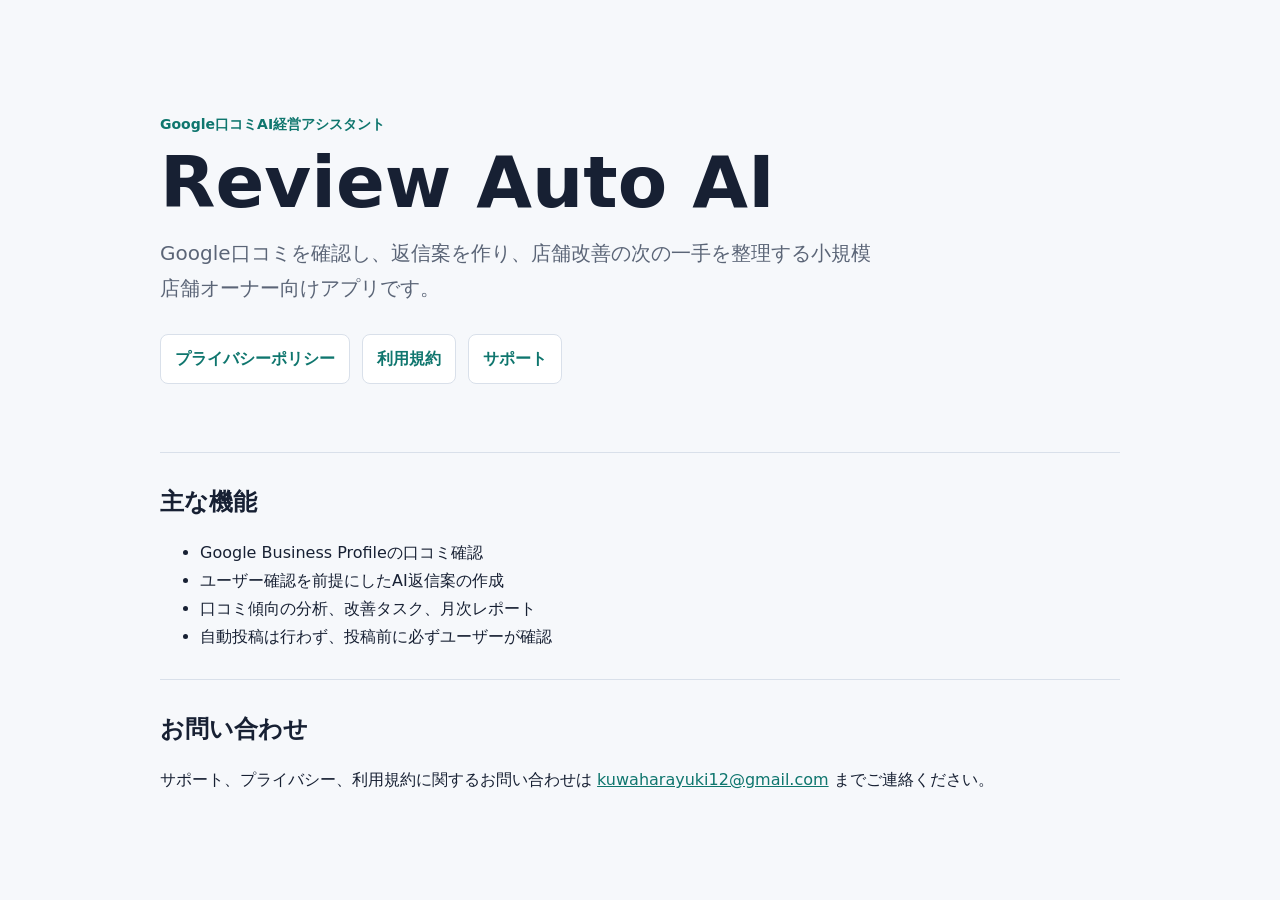
<file: index.html>
<!doctype html>
<html lang="ja">
  <head>
    <meta charset="utf-8" />
    <meta name="viewport" content="width=device-width, initial-scale=1" />
    <title>Review Auto AI</title>
    <meta
      name="description"
      content="Review Auto AIは、Google口コミの確認、返信案作成、改善タスク整理を支援する店舗オーナー向けアプリです。"
    />
    <link rel="stylesheet" href="./styles.css" />
  </head>
  <body>
    <main class="page">
      <section class="hero">
        <p class="eyebrow">Google口コミAI経営アシスタント</p>
        <h1>Review Auto AI</h1>
        <p class="lead">
          Google口コミを確認し、返信案を作り、店舗改善の次の一手を整理する小規模店舗オーナー向けアプリです。
        </p>
        <div class="links">
          <a href="./privacy.html">プライバシーポリシー</a>
          <a href="./terms.html">利用規約</a>
          <a href="./support.html">サポート</a>
        </div>
      </section>

      <section class="section">
        <h2>主な機能</h2>
        <ul>
          <li>Google Business Profileの口コミ確認</li>
          <li>ユーザー確認を前提にしたAI返信案の作成</li>
          <li>口コミ傾向の分析、改善タスク、月次レポート</li>
          <li>自動投稿は行わず、投稿前に必ずユーザーが確認</li>
        </ul>
      </section>

      <section class="section">
        <h2>お問い合わせ</h2>
        <p>
          サポート、プライバシー、利用規約に関するお問い合わせは
          <a href="mailto:kuwaharayuki12@gmail.com">kuwaharayuki12@gmail.com</a>
          までご連絡ください。
        </p>
      </section>
    </main>
  </body>
</html>
</file>
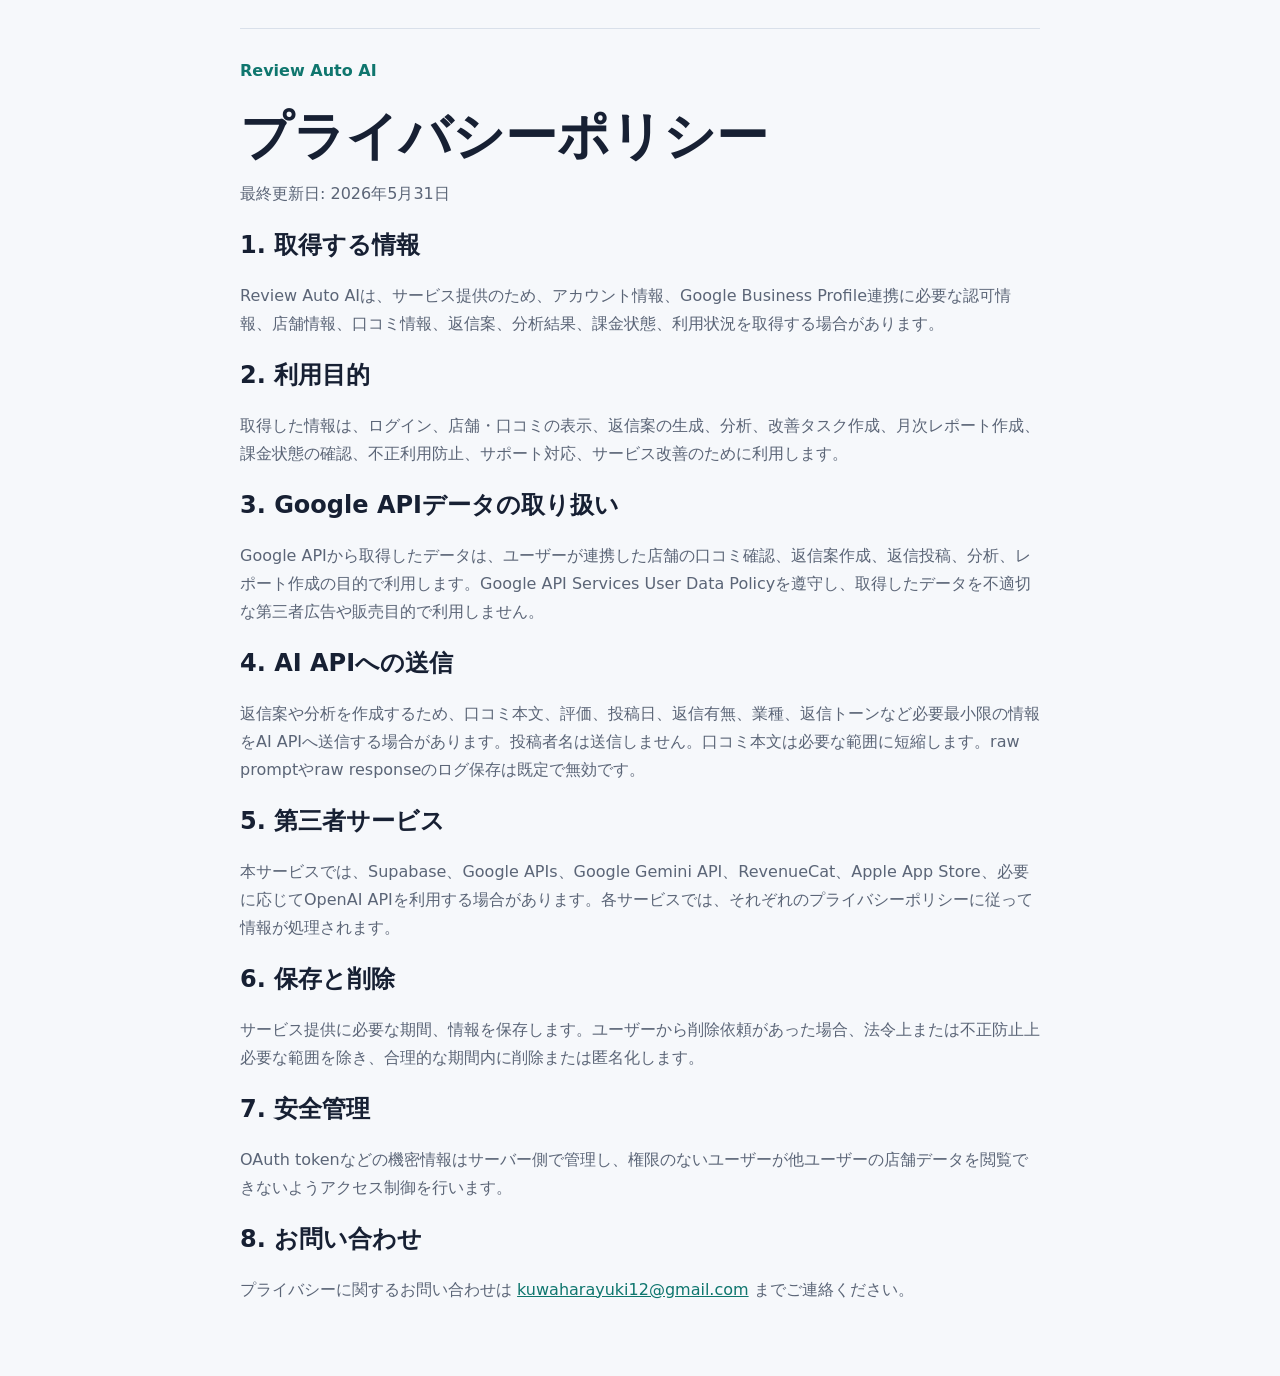
<file: privacy.html>
<!doctype html>
<html lang="ja">
  <head>
    <meta charset="utf-8" />
    <meta name="viewport" content="width=device-width, initial-scale=1" />
    <title>プライバシーポリシー | Review Auto AI</title>
    <link rel="stylesheet" href="./styles.css" />
  </head>
  <body>
    <main class="page legal">
      <a class="back" href="./index.html">Review Auto AI</a>
      <h1>プライバシーポリシー</h1>
      <p class="updated">最終更新日: 2026年5月31日</p>

      <h2>1. 取得する情報</h2>
      <p>
        Review Auto AIは、サービス提供のため、アカウント情報、Google Business Profile連携に必要な認可情報、店舗情報、口コミ情報、返信案、分析結果、課金状態、利用状況を取得する場合があります。
      </p>

      <h2>2. 利用目的</h2>
      <p>
        取得した情報は、ログイン、店舗・口コミの表示、返信案の生成、分析、改善タスク作成、月次レポート作成、課金状態の確認、不正利用防止、サポート対応、サービス改善のために利用します。
      </p>

      <h2>3. Google APIデータの取り扱い</h2>
      <p>
        Google APIから取得したデータは、ユーザーが連携した店舗の口コミ確認、返信案作成、返信投稿、分析、レポート作成の目的で利用します。Google API Services User Data Policyを遵守し、取得したデータを不適切な第三者広告や販売目的で利用しません。
      </p>

      <h2>4. AI APIへの送信</h2>
      <p>
        返信案や分析を作成するため、口コミ本文、評価、投稿日、返信有無、業種、返信トーンなど必要最小限の情報をAI APIへ送信する場合があります。投稿者名は送信しません。口コミ本文は必要な範囲に短縮します。raw promptやraw responseのログ保存は既定で無効です。
      </p>

      <h2>5. 第三者サービス</h2>
      <p>
        本サービスでは、Supabase、Google APIs、Google Gemini API、RevenueCat、Apple App Store、必要に応じてOpenAI APIを利用する場合があります。各サービスでは、それぞれのプライバシーポリシーに従って情報が処理されます。
      </p>

      <h2>6. 保存と削除</h2>
      <p>
        サービス提供に必要な期間、情報を保存します。ユーザーから削除依頼があった場合、法令上または不正防止上必要な範囲を除き、合理的な期間内に削除または匿名化します。
      </p>

      <h2>7. 安全管理</h2>
      <p>
        OAuth tokenなどの機密情報はサーバー側で管理し、権限のないユーザーが他ユーザーの店舗データを閲覧できないようアクセス制御を行います。
      </p>

      <h2>8. お問い合わせ</h2>
      <p>
        プライバシーに関するお問い合わせは
        <a href="mailto:kuwaharayuki12@gmail.com">kuwaharayuki12@gmail.com</a>
        までご連絡ください。
      </p>
    </main>
  </body>
</html>
</file>
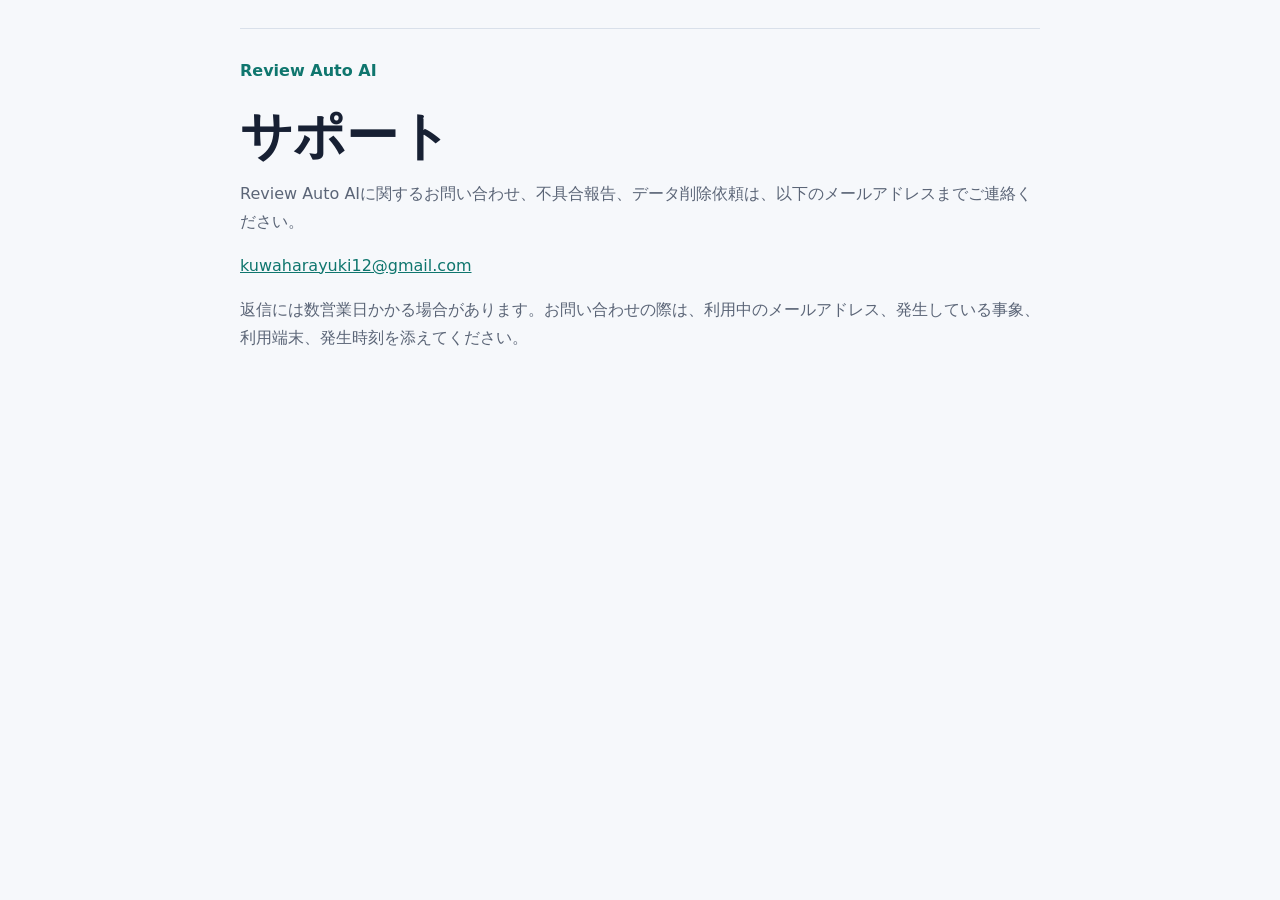
<file: support.html>
<!doctype html>
<html lang="ja">
  <head>
    <meta charset="utf-8" />
    <meta name="viewport" content="width=device-width, initial-scale=1" />
    <title>サポート | Review Auto AI</title>
    <link rel="stylesheet" href="./styles.css" />
  </head>
  <body>
    <main class="page legal">
      <a class="back" href="./index.html">Review Auto AI</a>
      <h1>サポート</h1>
      <p>
        Review Auto AIに関するお問い合わせ、不具合報告、データ削除依頼は、以下のメールアドレスまでご連絡ください。
      </p>
      <p>
        <a href="mailto:kuwaharayuki12@gmail.com">kuwaharayuki12@gmail.com</a>
      </p>
      <p>
        返信には数営業日かかる場合があります。お問い合わせの際は、利用中のメールアドレス、発生している事象、利用端末、発生時刻を添えてください。
      </p>
    </main>
  </body>
</html>
</file>
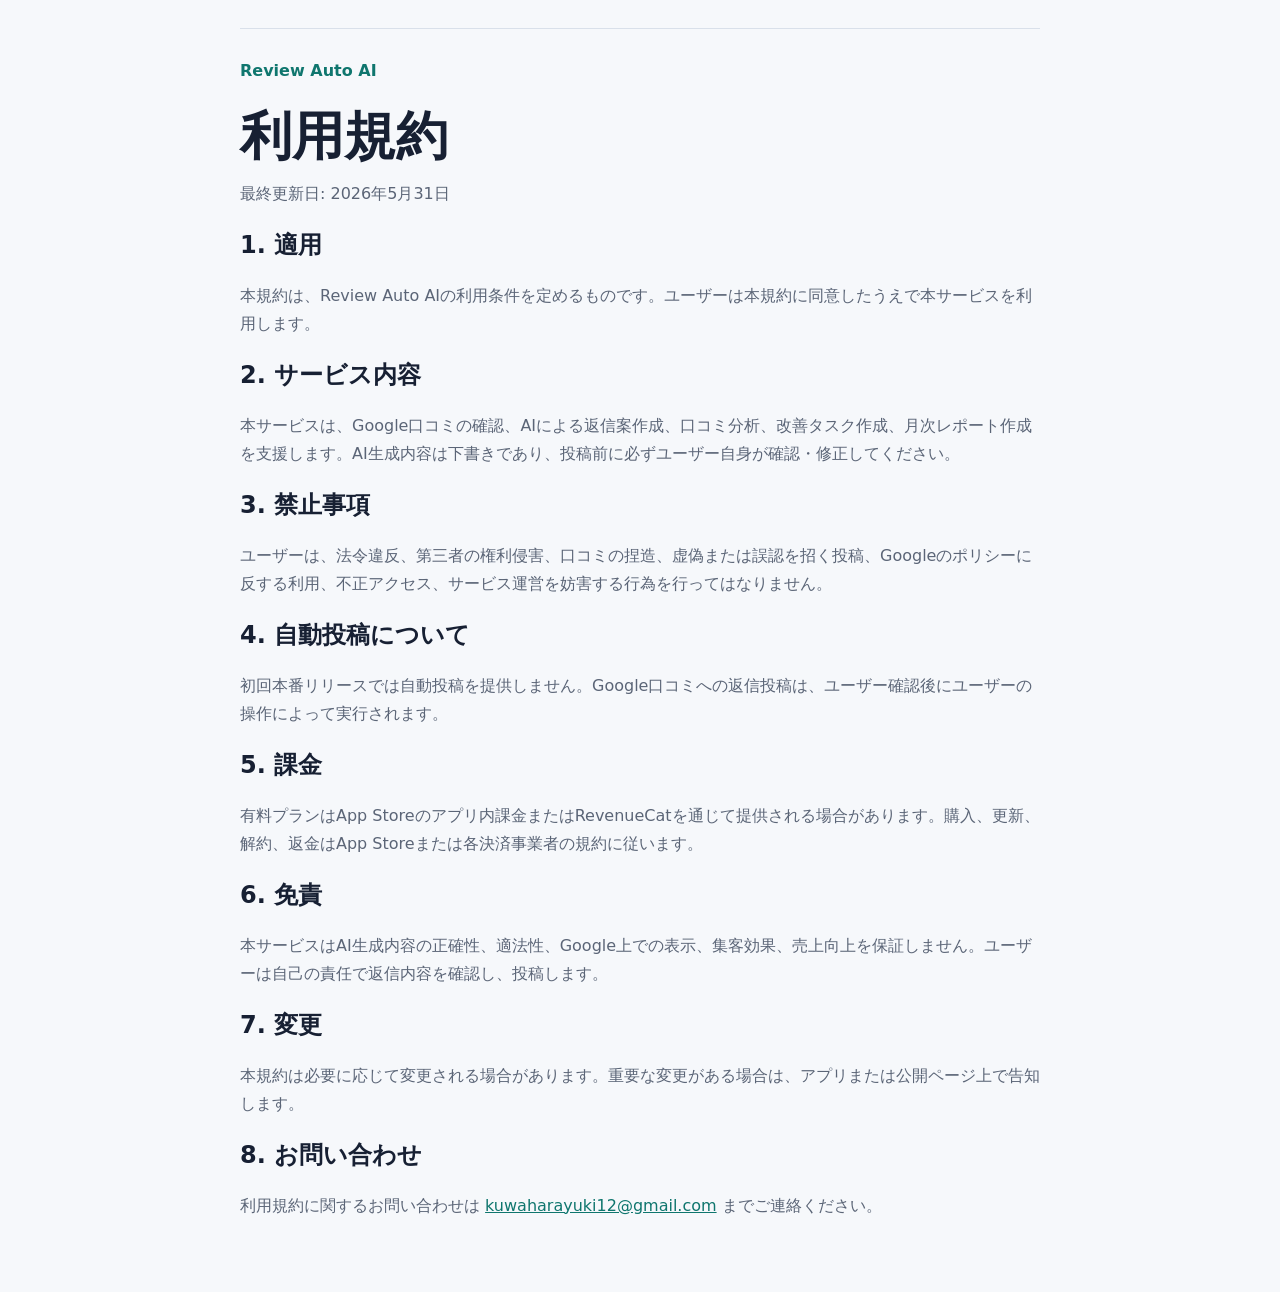
<file: terms.html>
<!doctype html>
<html lang="ja">
  <head>
    <meta charset="utf-8" />
    <meta name="viewport" content="width=device-width, initial-scale=1" />
    <title>利用規約 | Review Auto AI</title>
    <link rel="stylesheet" href="./styles.css" />
  </head>
  <body>
    <main class="page legal">
      <a class="back" href="./index.html">Review Auto AI</a>
      <h1>利用規約</h1>
      <p class="updated">最終更新日: 2026年5月31日</p>

      <h2>1. 適用</h2>
      <p>
        本規約は、Review Auto AIの利用条件を定めるものです。ユーザーは本規約に同意したうえで本サービスを利用します。
      </p>

      <h2>2. サービス内容</h2>
      <p>
        本サービスは、Google口コミの確認、AIによる返信案作成、口コミ分析、改善タスク作成、月次レポート作成を支援します。AI生成内容は下書きであり、投稿前に必ずユーザー自身が確認・修正してください。
      </p>

      <h2>3. 禁止事項</h2>
      <p>
        ユーザーは、法令違反、第三者の権利侵害、口コミの捏造、虚偽または誤認を招く投稿、Googleのポリシーに反する利用、不正アクセス、サービス運営を妨害する行為を行ってはなりません。
      </p>

      <h2>4. 自動投稿について</h2>
      <p>
        初回本番リリースでは自動投稿を提供しません。Google口コミへの返信投稿は、ユーザー確認後にユーザーの操作によって実行されます。
      </p>

      <h2>5. 課金</h2>
      <p>
        有料プランはApp Storeのアプリ内課金またはRevenueCatを通じて提供される場合があります。購入、更新、解約、返金はApp Storeまたは各決済事業者の規約に従います。
      </p>

      <h2>6. 免責</h2>
      <p>
        本サービスはAI生成内容の正確性、適法性、Google上での表示、集客効果、売上向上を保証しません。ユーザーは自己の責任で返信内容を確認し、投稿します。
      </p>

      <h2>7. 変更</h2>
      <p>
        本規約は必要に応じて変更される場合があります。重要な変更がある場合は、アプリまたは公開ページ上で告知します。
      </p>

      <h2>8. お問い合わせ</h2>
      <p>
        利用規約に関するお問い合わせは
        <a href="mailto:kuwaharayuki12@gmail.com">kuwaharayuki12@gmail.com</a>
        までご連絡ください。
      </p>
    </main>
  </body>
</html>
</file>
<file: styles.css>
:root {
  color-scheme: light;
  --bg: #f6f8fb;
  --panel: #ffffff;
  --ink: #172033;
  --muted: #5b6577;
  --line: #d9e0ea;
  --accent: #0f766e;
}

* {
  box-sizing: border-box;
}

body {
  margin: 0;
  background: var(--bg);
  color: var(--ink);
  font-family:
    system-ui,
    -apple-system,
    BlinkMacSystemFont,
    "Segoe UI",
    sans-serif;
  line-height: 1.75;
}

a {
  color: var(--accent);
}

.page {
  width: min(960px, calc(100% - 32px));
  margin: 0 auto;
  padding: 56px 0;
}

.hero {
  padding: 56px 0 40px;
}

.eyebrow {
  margin: 0 0 8px;
  color: var(--accent);
  font-size: 14px;
  font-weight: 700;
}

h1 {
  margin: 0 0 16px;
  font-size: clamp(40px, 7vw, 72px);
  line-height: 1.05;
}

h2 {
  margin: 0 0 12px;
  font-size: 24px;
}

.lead {
  max-width: 720px;
  margin: 0;
  color: var(--muted);
  font-size: 20px;
}

.links {
  display: flex;
  flex-wrap: wrap;
  gap: 12px;
  margin-top: 28px;
}

.links a {
  border: 1px solid var(--line);
  border-radius: 8px;
  background: var(--panel);
  padding: 10px 14px;
  text-decoration: none;
  font-weight: 700;
}

.section,
.legal {
  border-top: 1px solid var(--line);
  padding-top: 28px;
  margin-top: 28px;
}

.legal {
  max-width: 800px;
}

.legal h1 {
  font-size: clamp(32px, 6vw, 52px);
}

.updated,
.legal p {
  color: var(--muted);
}

.back {
  display: inline-block;
  margin-bottom: 24px;
  font-weight: 700;
  text-decoration: none;
}
</file>
